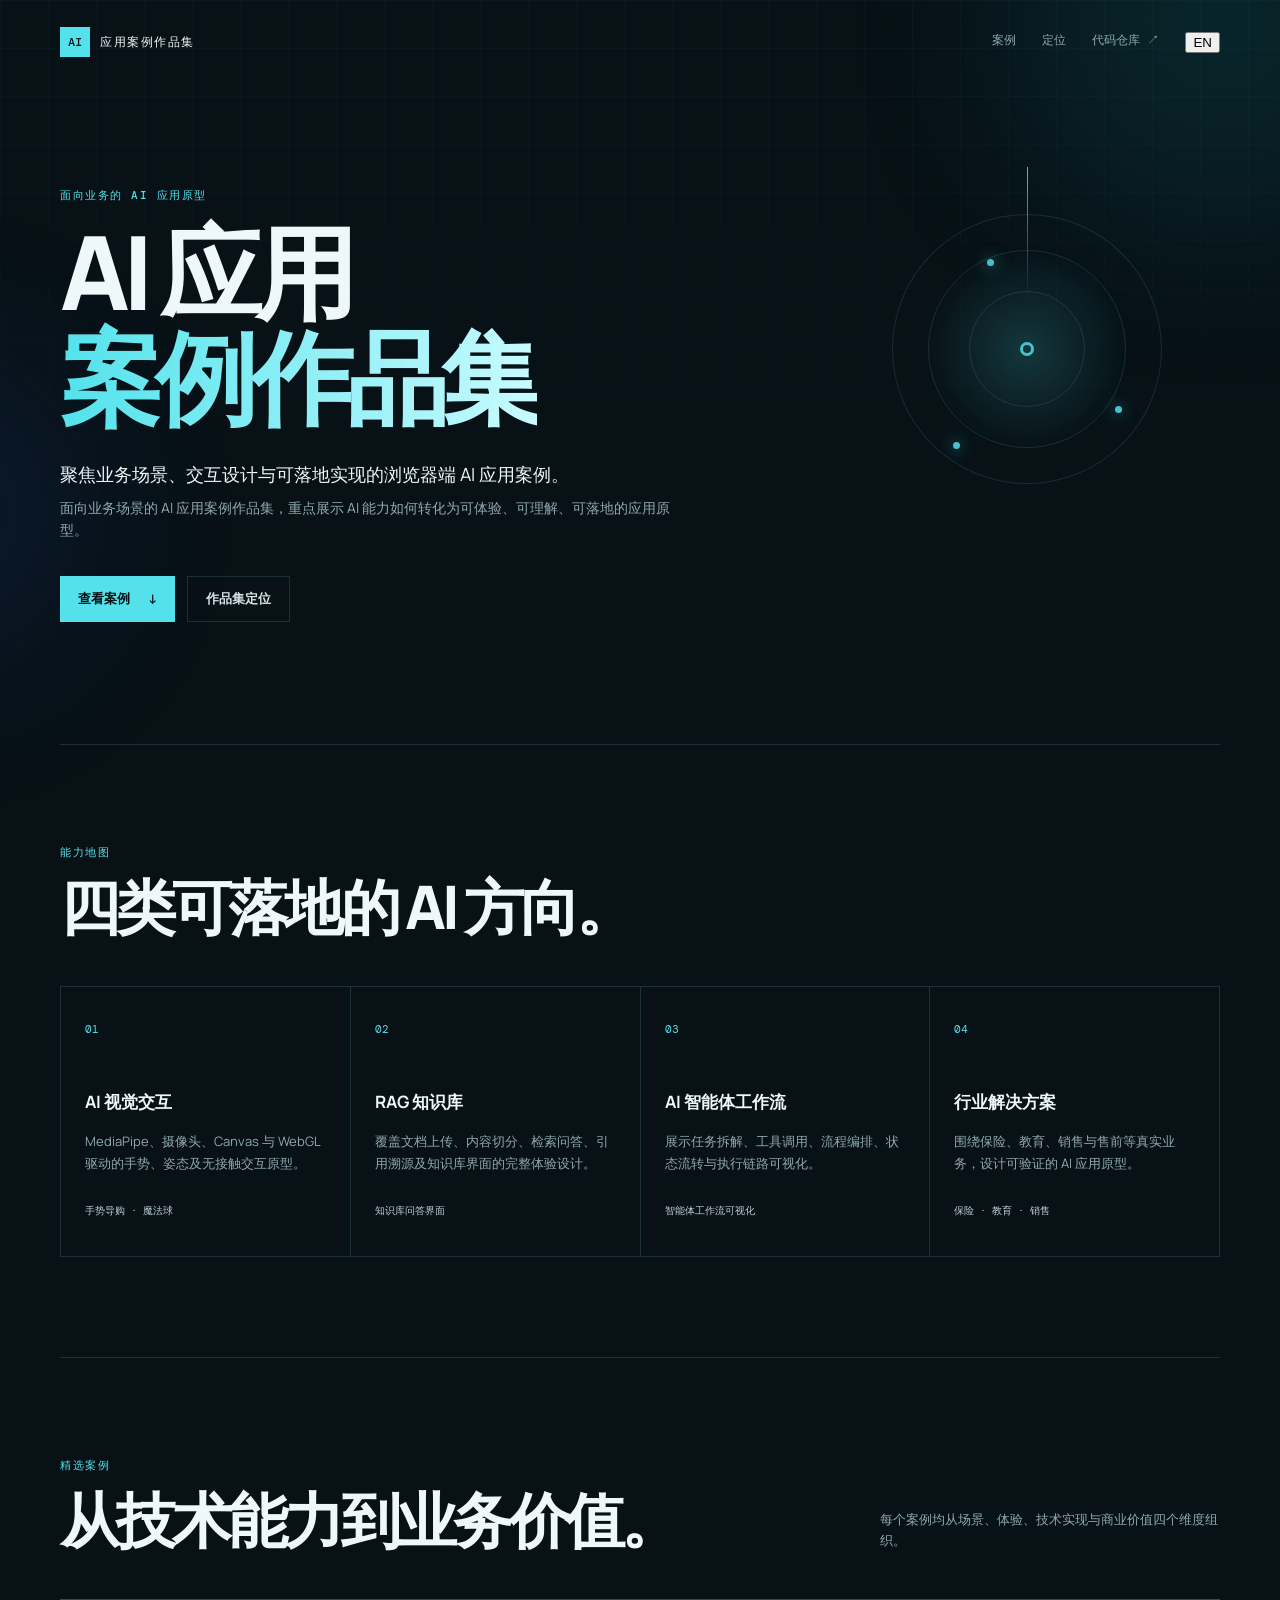
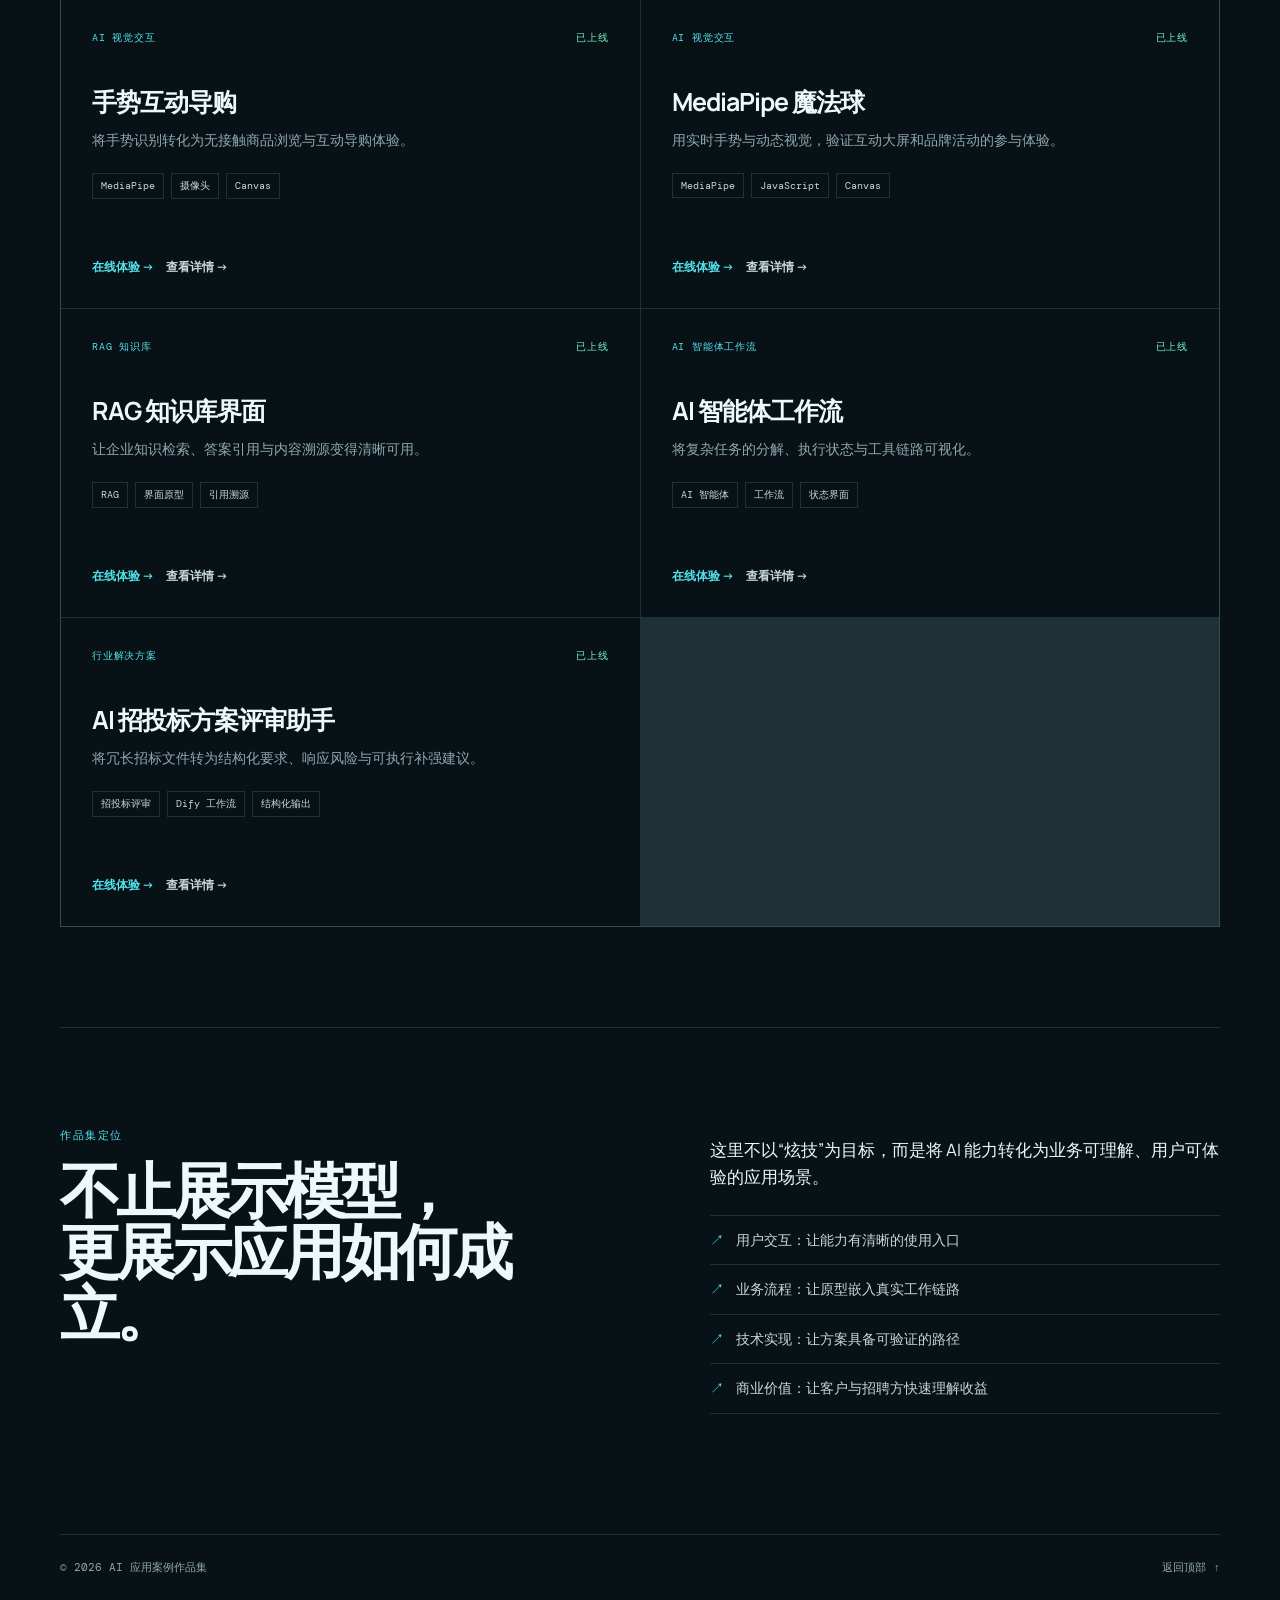
<file: index.html>
<!doctype html>
<html lang="zh-CN">
  <head>
    <meta charset="UTF-8" />
    <meta name="viewport" content="width=device-width, initial-scale=1.0" />
    <meta name="description" content="面向业务场景的 AI 应用案例作品集。" />
    <title>AI 应用案例作品集</title>
    <link rel="icon" href="favicon.svg" type="image/svg+xml" />
    <link rel="stylesheet" href="style.css" />
  </head>
  <body>
    <div class="site-glow glow-one"></div><div class="site-glow glow-two"></div>
    <header class="site-header container">
      <a class="brand" href="./" aria-label="AI 应用案例作品集首页"><span class="brand-mark">AI</span><span>应用案例作品集</span></a>
      <nav aria-label="主导航"><a href="#cases">案例</a><a href="#approach">定位</a><a href="https://github.com/AI-Application-Projects/ai-cases" target="_blank" rel="noreferrer">代码仓库 ↗</a></nav>
    </header>
    <main>
      <section class="hero container" aria-labelledby="hero-title">
        <p class="eyebrow">面向业务的 AI 应用原型</p>
        <h1 id="hero-title">AI 应用<br /><span>案例作品集</span></h1>
        <p class="hero-lead">聚焦业务场景、交互设计与可落地实现的浏览器端 AI 应用案例。</p>
        <p class="hero-cn">面向业务场景的 AI 应用案例作品集，重点展示 AI 能力如何转化为可体验、可理解、可落地的应用原型。</p>
        <div class="hero-actions"><a class="button button-primary" href="#cases">查看案例 <span>↓</span></a><a class="button button-quiet" href="#approach">作品集定位</a></div>
        <div class="signal-map" aria-hidden="true"><span></span><span></span><span></span><i></i><b></b></div>
      </section>

      <section class="container section category-section" aria-labelledby="categories-title">
        <div class="section-heading"><p class="eyebrow">能力地图</p><h2 id="categories-title">四类可落地的 AI 方向。</h2></div>
        <div class="category-grid">
          <article class="category"><span class="category-no">01</span><h3>AI 视觉交互</h3><p>MediaPipe、摄像头、Canvas 与 WebGL 驱动的手势、姿态及无接触交互原型。</p><span>手势导购 · 魔法球</span></article>
          <article class="category"><span class="category-no">02</span><h3>RAG 知识库</h3><p>覆盖文档上传、内容切分、检索问答、引用溯源及知识库界面的完整体验设计。</p><span>知识库问答界面</span></article>
          <article class="category"><span class="category-no">03</span><h3>AI 智能体工作流</h3><p>展示任务拆解、工具调用、流程编排、状态流转与执行链路可视化。</p><span>智能体工作流可视化</span></article>
          <article class="category"><span class="category-no">04</span><h3>行业解决方案</h3><p>围绕保险、教育、销售与售前等真实业务，设计可验证的 AI 应用原型。</p><span>保险 · 教育 · 销售</span></article>
        </div>
      </section>

      <section id="cases" class="container section case-section" aria-labelledby="cases-title">
        <div class="section-heading section-heading-row"><div><p class="eyebrow">精选案例</p><h2 id="cases-title">从技术能力到业务价值。</h2></div><p>每个案例均从场景、体验、技术实现与商业价值四个维度组织。</p></div>
        <div id="case-grid" class="case-grid" aria-live="polite"></div>
      </section>

      <section id="approach" class="container section approach" aria-labelledby="approach-title">
        <div><p class="eyebrow">作品集定位</p><h2 id="approach-title">不止展示模型，<br />更展示应用如何成立。</h2></div>
        <div class="approach-copy"><p>这里不以“炫技”为目标，而是将 AI 能力转化为业务可理解、用户可体验的应用场景。</p><ul><li>用户交互：让能力有清晰的使用入口</li><li>业务流程：让原型嵌入真实工作链路</li><li>技术实现：让方案具备可验证的路径</li><li>商业价值：让客户与招聘方快速理解收益</li></ul></div>
      </section>
    </main>
    <footer class="container site-footer"><span>© <span id="year"></span> AI 应用案例作品集</span><a href="#top">返回顶部 ↑</a></footer>
    <script src="i18n.js"></script><script src="main.js"></script>
  </body>
</html>
</file>
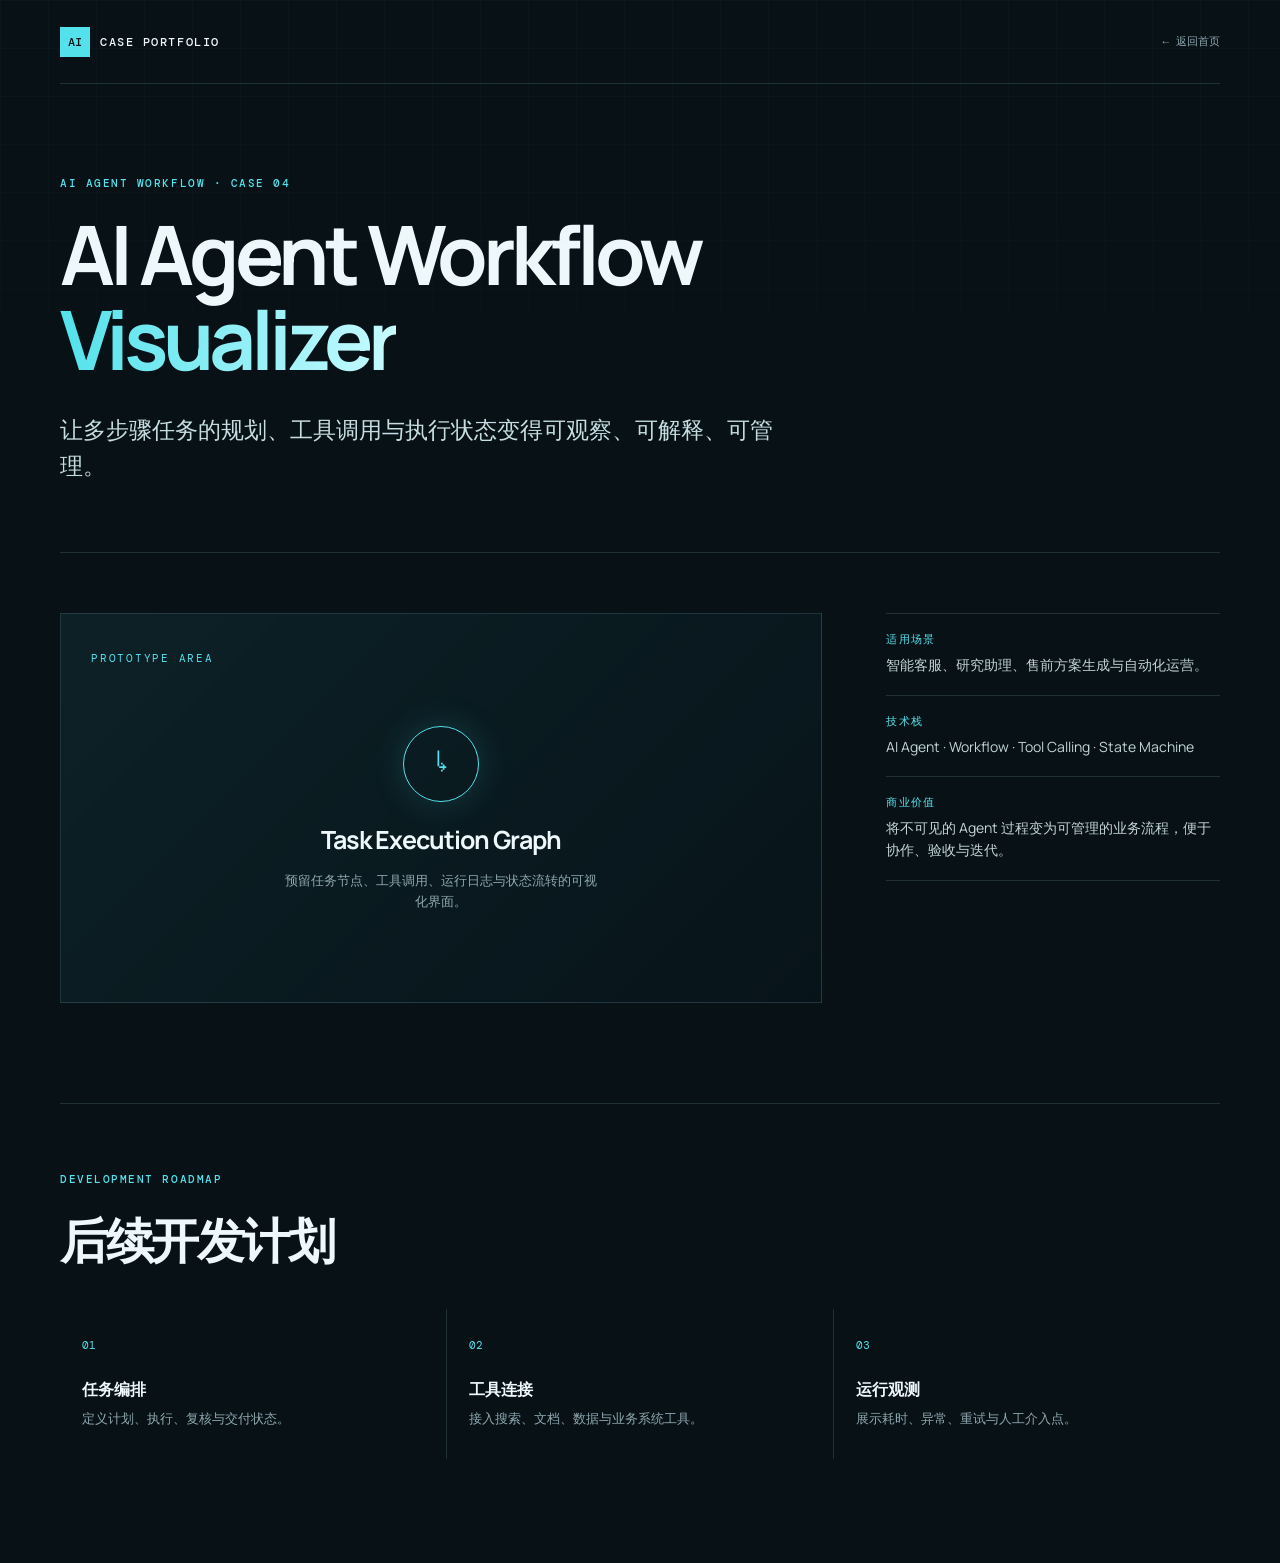
<file: cases/ai-agent-workflow/index.html>
<!doctype html><html lang="zh-CN"><head><meta charset="UTF-8"><meta name="viewport" content="width=device-width,initial-scale=1.0"><title>AI Agent Workflow | AI Case Portfolio</title><link rel="stylesheet" href="style.css"></head><body class="case-page"><header class="site-header container"><a class="brand" href="../../"><span class="brand-mark">AI</span><span>CASE PORTFOLIO</span></a><a class="back-link" href="../../">← 返回首页</a></header><main><section class="container case-hero"><p class="eyebrow">AI AGENT WORKFLOW · CASE 04</p><h1>AI Agent Workflow<br><span>Visualizer</span></h1><p class="case-value">让多步骤任务的规划、工具调用与执行状态变得可观察、可解释、可管理。</p></section><section class="container case-layout"><div class="prototype"><div class="prototype-ui"><div><div class="prototype-icon">↳</div><h2>Task Execution Graph</h2><p>预留任务节点、工具调用、运行日志与状态流转的可视化界面。</p></div></div></div><aside class="case-info"><section><h2>适用场景</h2><p>智能客服、研究助理、售前方案生成与自动化运营。</p></section><section><h2>技术栈</h2><p>AI Agent · Workflow · Tool Calling · State Machine</p></section><section><h2>商业价值</h2><p>将不可见的 Agent 过程变为可管理的业务流程，便于协作、验收与迭代。</p></section></aside></section><section class="container roadmap"><p class="eyebrow">DEVELOPMENT ROADMAP</p><h2>后续开发计划</h2><div class="roadmap-grid"><article><span>01</span><h3>任务编排</h3><p>定义计划、执行、复核与交付状态。</p></article><article><span>02</span><h3>工具连接</h3><p>接入搜索、文档、数据与业务系统工具。</p></article><article><span>03</span><h3>运行观测</h3><p>展示耗时、异常、重试与人工介入点。</p></article></div></section></main><script src="main.js"></script></body></html>
</file>
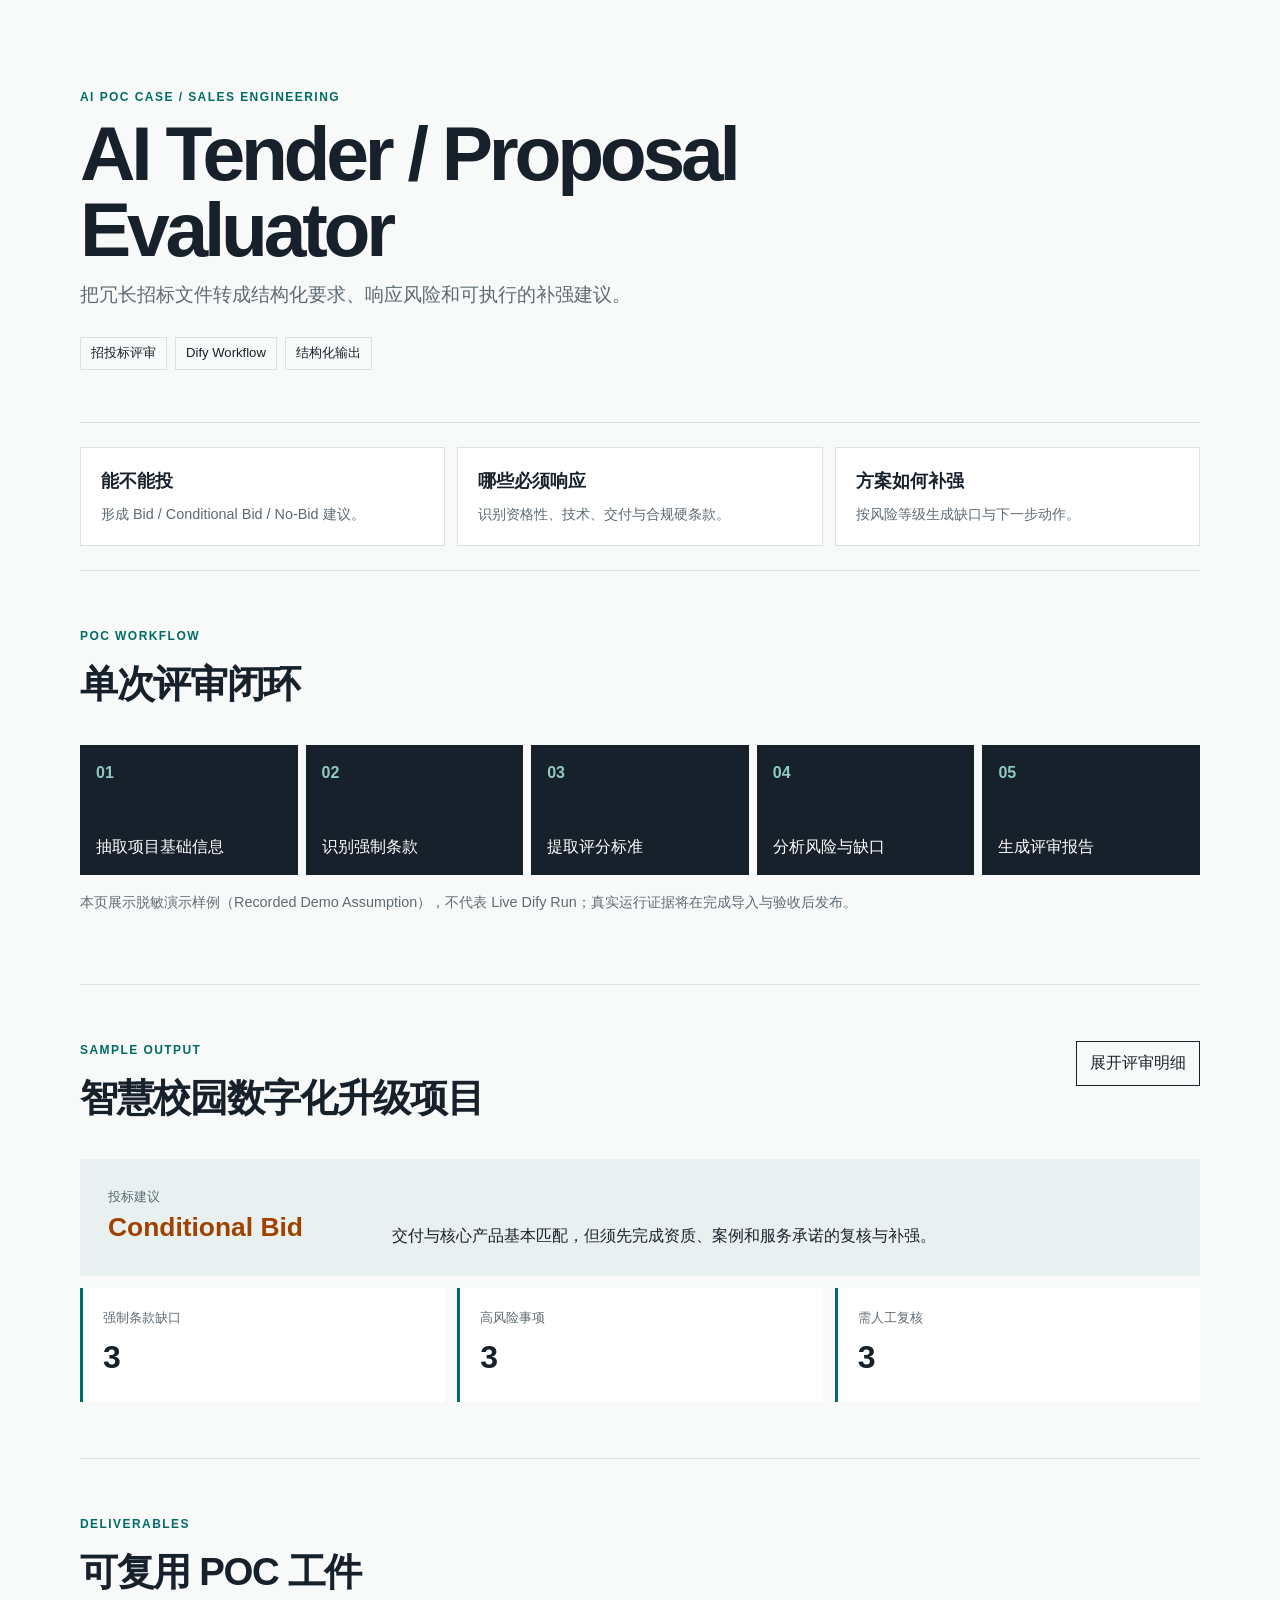
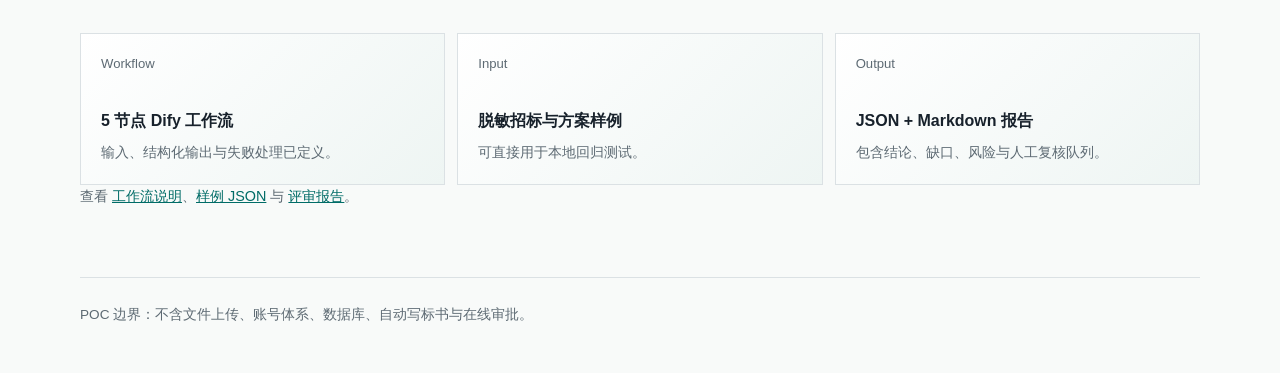
<file: cases/ai-tender-evaluator/index.html>
<!doctype html>
<html lang="zh-CN">
  <head>
    <meta charset="utf-8">
    <meta name="viewport" content="width=device-width, initial-scale=1">
    <meta name="description" content="AI Tender / Proposal Evaluator：招投标文件解读与方案响应风险评估助手。">
    <title>AI Tender / Proposal Evaluator</title>
    <link rel="icon" href="assets/favicon.svg" type="image/svg+xml">
    <link rel="stylesheet" href="style.css">
  </head>
  <body>
    <main class="page">
      <a class="skip-link" href="#case-output">跳至案例结果</a>
      <header class="hero">
        <p class="eyebrow">AI POC CASE / SALES ENGINEERING</p>
        <h1>AI Tender / Proposal Evaluator</h1>
        <p class="lede">把冗长招标文件转成结构化要求、响应风险和可执行的补强建议。</p>
        <div class="tags" aria-label="案例标签"><span>招投标评审</span><span>Dify Workflow</span><span>结构化输出</span></div>
      </header>

      <section class="value-grid" aria-label="业务产出">
        <article><strong>能不能投</strong><p>形成 Bid / Conditional Bid / No-Bid 建议。</p></article>
        <article><strong>哪些必须响应</strong><p>识别资格性、技术、交付与合规硬条款。</p></article>
        <article><strong>方案如何补强</strong><p>按风险等级生成缺口与下一步动作。</p></article>
      </section>

      <section class="workflow section" aria-labelledby="workflow-title">
        <div><p class="eyebrow">POC WORKFLOW</p><h2 id="workflow-title">单次评审闭环</h2></div>
        <ol>
          <li><b>01</b><span>抽取项目基础信息</span></li><li><b>02</b><span>识别强制条款</span></li><li><b>03</b><span>提取评分标准</span></li><li><b>04</b><span>分析风险与缺口</span></li><li><b>05</b><span>生成评审报告</span></li>
        </ol>
        <p class="note">本页展示脱敏演示样例（Recorded Demo Assumption），不代表 Live Dify Run；真实运行证据将在完成导入与验收后发布。</p>
      </section>

      <section id="case-output" class="section result" aria-labelledby="result-title">
        <div class="section-head"><div><p class="eyebrow">SAMPLE OUTPUT</p><h2 id="result-title">智慧校园数字化升级项目</h2></div><button id="toggle-details" type="button" aria-expanded="false" aria-controls="details">展开评审明细</button></div>
        <div class="decision"><div><span>投标建议</span><strong id="decision">Conditional Bid</strong></div><p id="rationale">交付与核心产品基本匹配，但须先完成资质、案例和服务承诺的复核与补强。</p></div>
        <div class="metrics" aria-label="风险摘要"><article><span>强制条款缺口</span><strong id="mandatory-gaps">3</strong></article><article><span>高风险事项</span><strong id="high-risks">3</strong></article><article><span>需人工复核</span><strong id="review-queue">3</strong></article></div>
        <div id="details" hidden>
          <h3>关键缺口与建议动作</h3>
          <div id="risk-list" class="risk-list"></div>
        </div>
      </section>

      <section class="section deliverables" aria-labelledby="deliverables-title">
        <div><p class="eyebrow">DELIVERABLES</p><h2 id="deliverables-title">可复用 POC 工件</h2></div>
        <div class="asset-grid">
          <article class="asset placeholder"><span>Workflow</span><strong>5 节点 Dify 工作流</strong><p>输入、结构化输出与失败处理已定义。</p></article>
          <article class="asset placeholder"><span>Input</span><strong>脱敏招标与方案样例</strong><p>可直接用于本地回归测试。</p></article>
          <article class="asset placeholder"><span>Output</span><strong>JSON + Markdown 报告</strong><p>包含结论、缺口、风险与人工复核队列。</p></article>
        </div>
        <p class="note">查看 <a href="poc/workflow-spec.md">工作流说明</a>、<a href="poc/outputs/sample-output.json">样例 JSON</a> 与 <a href="poc/outputs/review-report.md">评审报告</a>。</p>
      </section>

      <footer>POC 边界：不含文件上传、账号体系、数据库、自动写标书与在线审批。</footer>
    </main>
    <script src="main.js"></script>
  </body>
</html>
</file>
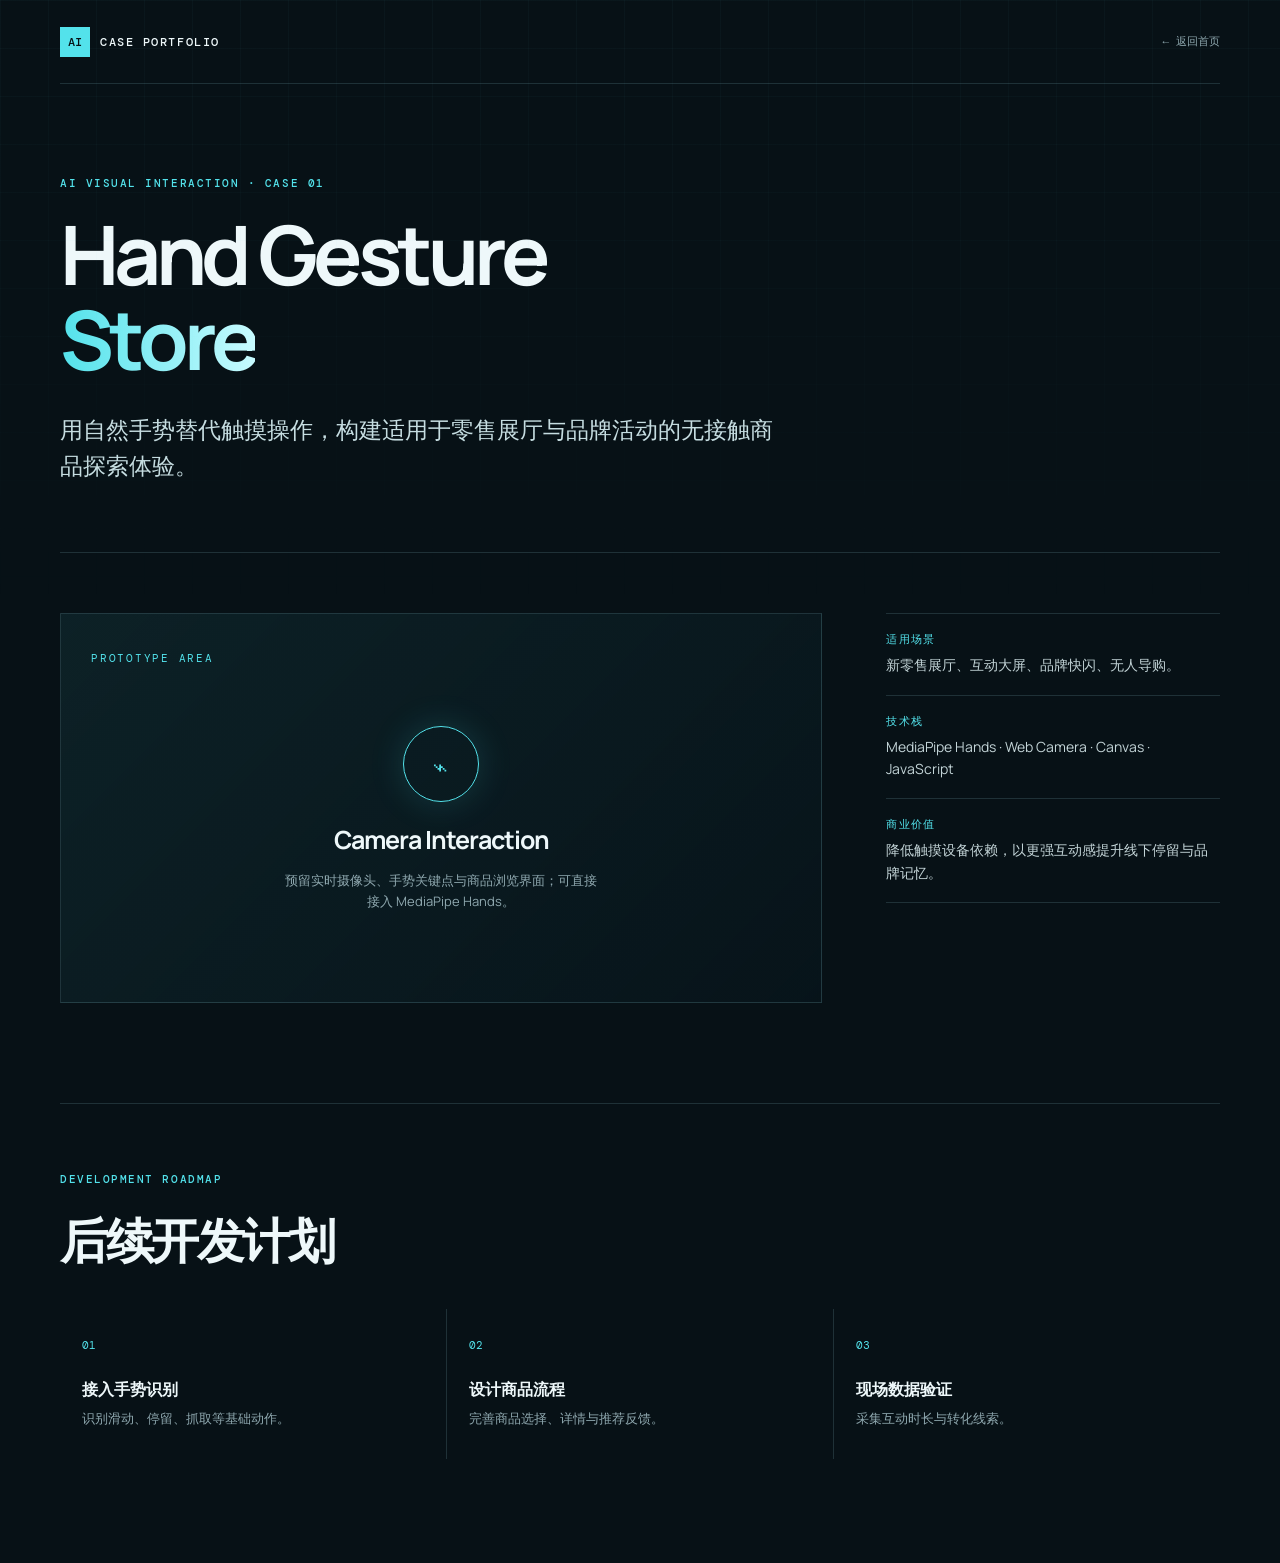
<file: cases/hand-gesture-store/index.html>
<!doctype html><html lang="zh-CN"><head><meta charset="UTF-8"><meta name="viewport" content="width=device-width,initial-scale=1.0"><title>Hand Gesture Store | AI Case Portfolio</title><link rel="stylesheet" href="style.css"></head><body class="case-page"><header class="site-header container"><a class="brand" href="../../"><span class="brand-mark">AI</span><span>CASE PORTFOLIO</span></a><a class="back-link" href="../../">← 返回首页</a></header><main><section class="container case-hero"><p class="eyebrow">AI VISUAL INTERACTION · CASE 01</p><h1>Hand Gesture<br><span>Store</span></h1><p class="case-value">用自然手势替代触摸操作，构建适用于零售展厅与品牌活动的无接触商品探索体验。</p></section><section class="container case-layout"><div class="prototype"><div class="prototype-ui"><div><div class="prototype-icon">⌁</div><h2>Camera Interaction</h2><p>预留实时摄像头、手势关键点与商品浏览界面；可直接接入 MediaPipe Hands。</p></div></div></div><aside class="case-info"><section><h2>适用场景</h2><p>新零售展厅、互动大屏、品牌快闪、无人导购。</p></section><section><h2>技术栈</h2><p>MediaPipe Hands · Web Camera · Canvas · JavaScript</p></section><section><h2>商业价值</h2><p>降低触摸设备依赖，以更强互动感提升线下停留与品牌记忆。</p></section></aside></section><section class="container roadmap"><p class="eyebrow">DEVELOPMENT ROADMAP</p><h2>后续开发计划</h2><div class="roadmap-grid"><article><span>01</span><h3>接入手势识别</h3><p>识别滑动、停留、抓取等基础动作。</p></article><article><span>02</span><h3>设计商品流程</h3><p>完善商品选择、详情与推荐反馈。</p></article><article><span>03</span><h3>现场数据验证</h3><p>采集互动时长与转化线索。</p></article></div></section></main><script src="main.js"></script></body></html>
</file>
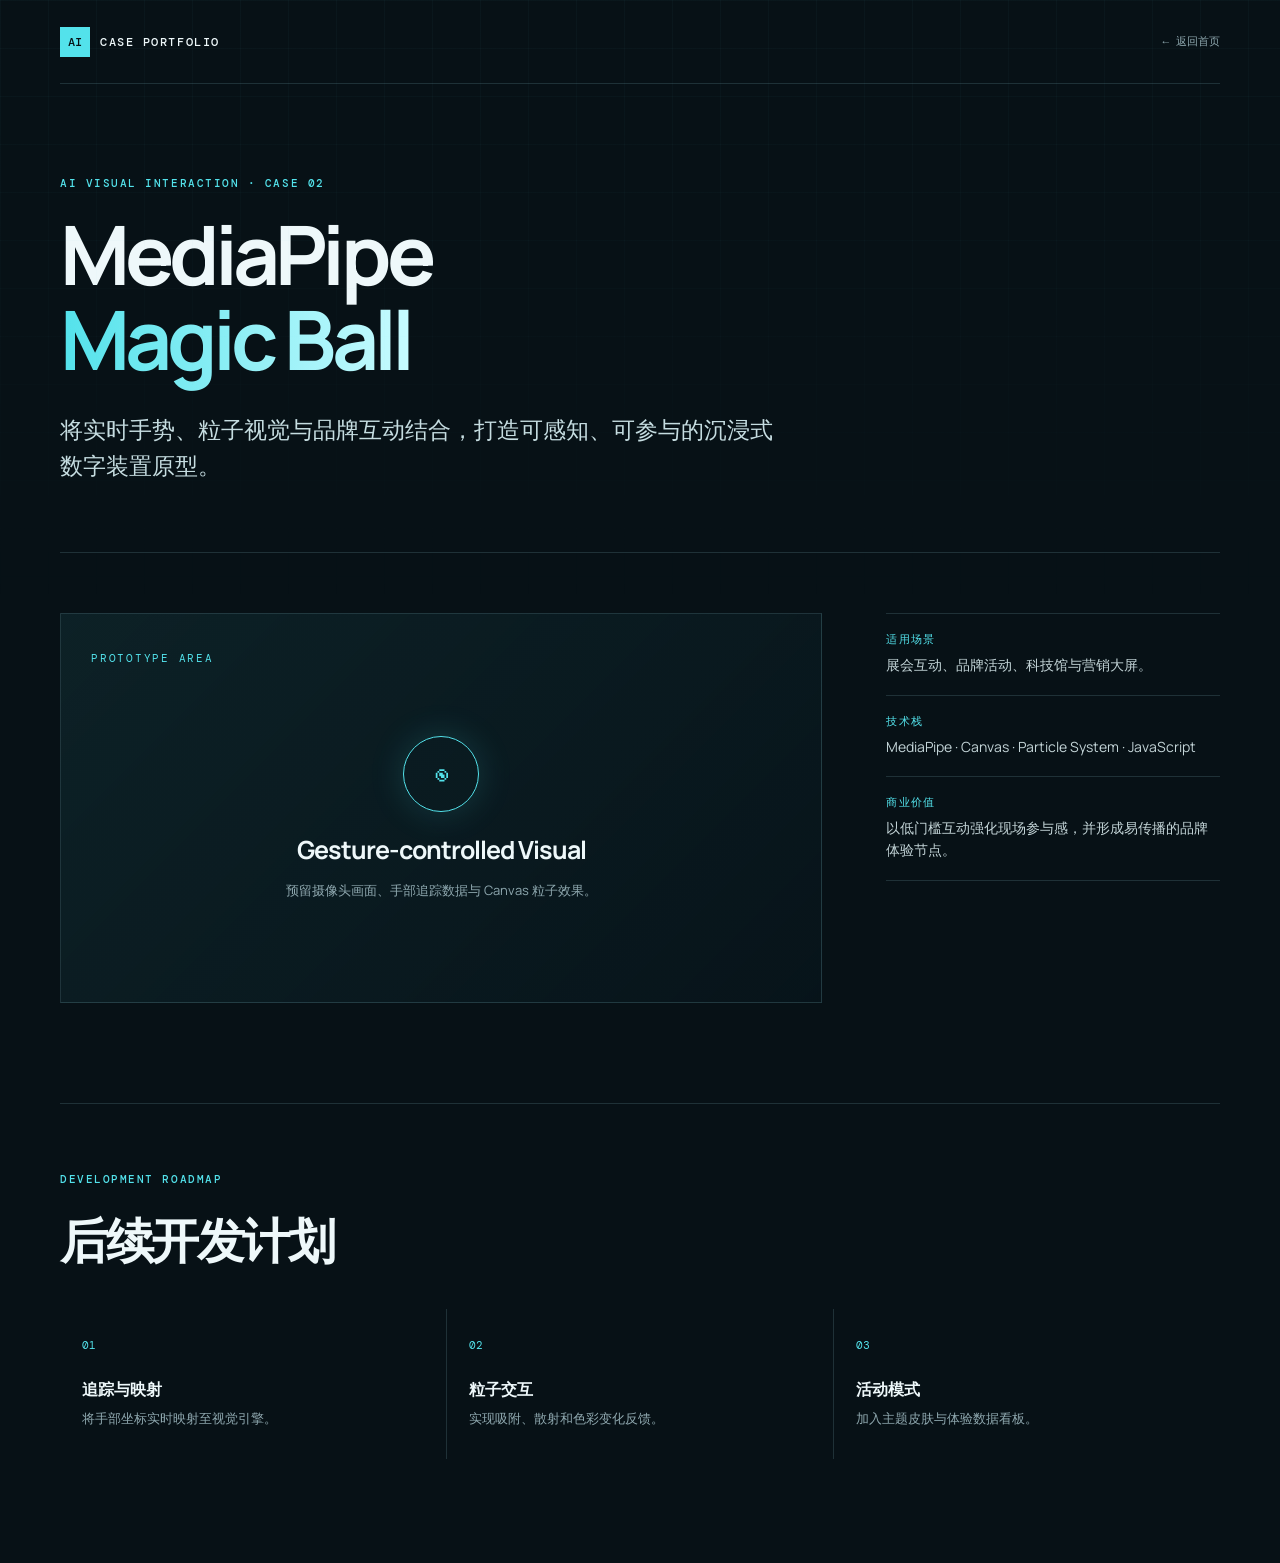
<file: cases/mediapipe-magic-ball/index.html>
<!doctype html><html lang="zh-CN"><head><meta charset="UTF-8"><meta name="viewport" content="width=device-width,initial-scale=1.0"><title>MediaPipe Magic Ball | AI Case Portfolio</title><link rel="stylesheet" href="style.css"></head><body class="case-page"><header class="site-header container"><a class="brand" href="../../"><span class="brand-mark">AI</span><span>CASE PORTFOLIO</span></a><a class="back-link" href="../../">← 返回首页</a></header><main><section class="container case-hero"><p class="eyebrow">AI VISUAL INTERACTION · CASE 02</p><h1>MediaPipe<br><span>Magic Ball</span></h1><p class="case-value">将实时手势、粒子视觉与品牌互动结合，打造可感知、可参与的沉浸式数字装置原型。</p></section><section class="container case-layout"><div class="prototype"><div class="prototype-ui"><div><div class="prototype-icon">◉</div><h2>Gesture-controlled Visual</h2><p>预留摄像头画面、手部追踪数据与 Canvas 粒子效果。</p></div></div></div><aside class="case-info"><section><h2>适用场景</h2><p>展会互动、品牌活动、科技馆与营销大屏。</p></section><section><h2>技术栈</h2><p>MediaPipe · Canvas · Particle System · JavaScript</p></section><section><h2>商业价值</h2><p>以低门槛互动强化现场参与感，并形成易传播的品牌体验节点。</p></section></aside></section><section class="container roadmap"><p class="eyebrow">DEVELOPMENT ROADMAP</p><h2>后续开发计划</h2><div class="roadmap-grid"><article><span>01</span><h3>追踪与映射</h3><p>将手部坐标实时映射至视觉引擎。</p></article><article><span>02</span><h3>粒子交互</h3><p>实现吸附、散射和色彩变化反馈。</p></article><article><span>03</span><h3>活动模式</h3><p>加入主题皮肤与体验数据看板。</p></article></div></section></main><script src="main.js"></script></body></html>
</file>
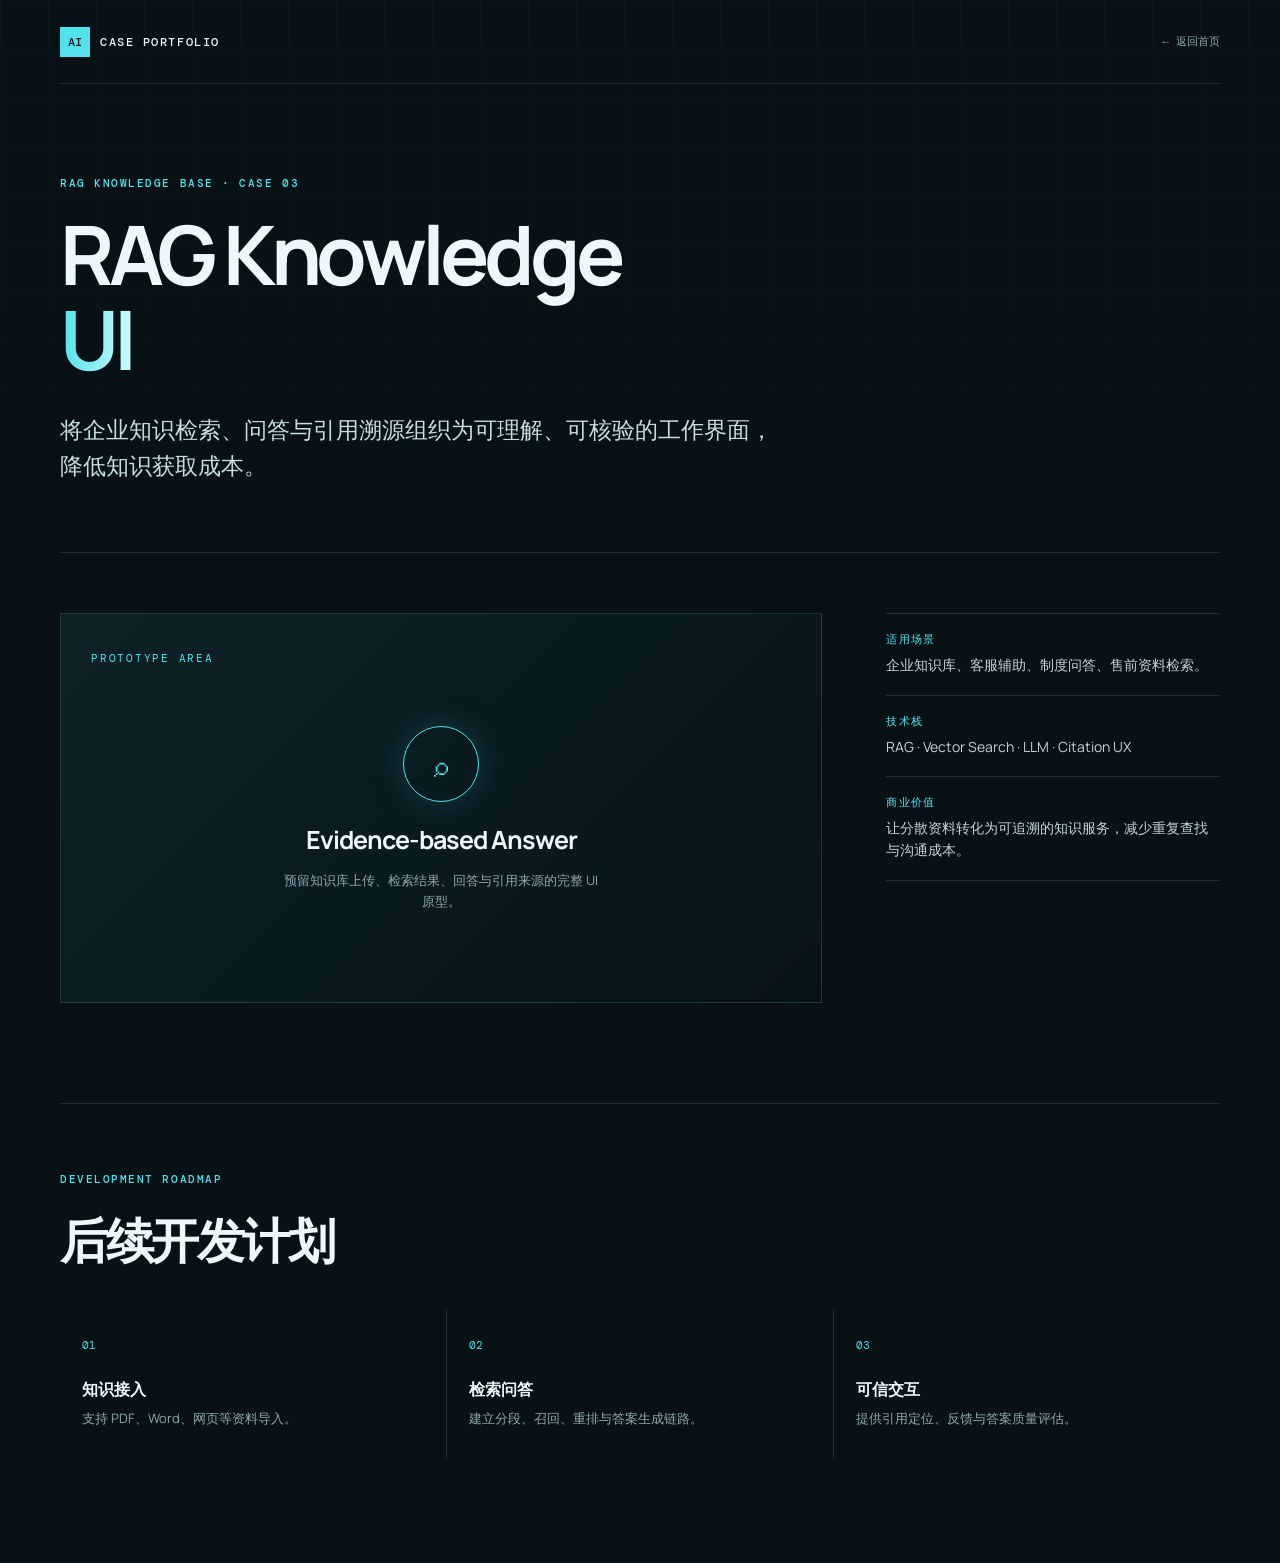
<file: cases/rag-knowledge-ui/index.html>
<!doctype html><html lang="zh-CN"><head><meta charset="UTF-8"><meta name="viewport" content="width=device-width,initial-scale=1.0"><title>RAG Knowledge UI | AI Case Portfolio</title><link rel="stylesheet" href="style.css"></head><body class="case-page"><header class="site-header container"><a class="brand" href="../../"><span class="brand-mark">AI</span><span>CASE PORTFOLIO</span></a><a class="back-link" href="../../">← 返回首页</a></header><main><section class="container case-hero"><p class="eyebrow">RAG KNOWLEDGE BASE · CASE 03</p><h1>RAG Knowledge<br><span>UI</span></h1><p class="case-value">将企业知识检索、问答与引用溯源组织为可理解、可核验的工作界面，降低知识获取成本。</p></section><section class="container case-layout"><div class="prototype"><div class="prototype-ui"><div><div class="prototype-icon">⌕</div><h2>Evidence-based Answer</h2><p>预留知识库上传、检索结果、回答与引用来源的完整 UI 原型。</p></div></div></div><aside class="case-info"><section><h2>适用场景</h2><p>企业知识库、客服辅助、制度问答、售前资料检索。</p></section><section><h2>技术栈</h2><p>RAG · Vector Search · LLM · Citation UX</p></section><section><h2>商业价值</h2><p>让分散资料转化为可追溯的知识服务，减少重复查找与沟通成本。</p></section></aside></section><section class="container roadmap"><p class="eyebrow">DEVELOPMENT ROADMAP</p><h2>后续开发计划</h2><div class="roadmap-grid"><article><span>01</span><h3>知识接入</h3><p>支持 PDF、Word、网页等资料导入。</p></article><article><span>02</span><h3>检索问答</h3><p>建立分段、召回、重排与答案生成链路。</p></article><article><span>03</span><h3>可信交互</h3><p>提供引用定位、反馈与答案质量评估。</p></article></div></section></main><script src="main.js"></script></body></html>
</file>
<file: style.css>
@import url('https://fonts.googleapis.com/css2?family=DM+Mono:wght@400;500&family=Manrope:wght@400;500;600;700;800&display=swap');
:root{--bg:#071116;--surface:#0c1a20;--line:rgba(157,219,229,.16);--text:#eef8fa;--muted:#8fa8af;--accent:#53e2eb;--accent-2:#629fff;--max:1160px}*{box-sizing:border-box}html{scroll-behavior:smooth}body{margin:0;background:var(--bg);color:var(--text);font-family:Manrope,Arial,sans-serif;line-height:1.6;overflow-x:hidden}body:before{content:"";position:fixed;inset:0;pointer-events:none;background-image:linear-gradient(rgba(110,205,220,.035) 1px,transparent 1px),linear-gradient(90deg,rgba(110,205,220,.035) 1px,transparent 1px);background-size:48px 48px;mask-image:linear-gradient(to bottom,#000,transparent 70%)}a{color:inherit;text-decoration:none}.container{width:min(calc(100% - 48px),var(--max));margin:0 auto}.site-header{height:84px;display:flex;justify-content:space-between;align-items:center;position:relative;z-index:2}.brand{font:500 12px 'DM Mono',monospace;letter-spacing:.13em;display:flex;align-items:center;gap:10px}.brand-mark{display:grid;place-items:center;width:30px;height:30px;background:var(--accent);color:#061114;font-weight:500;letter-spacing:0}.site-header nav{display:flex;gap:26px;font:12px 'DM Mono',monospace;color:var(--muted)}.site-header nav a:hover,.site-footer a:hover{color:var(--accent)}.hero{position:relative;padding:104px 0 118px;min-height:660px}.eyebrow{margin:0 0 16px;color:var(--accent);font:500 11px 'DM Mono',monospace;letter-spacing:.14em}.hero h1,.section h2{margin:0;font-weight:800;letter-spacing:-.065em;line-height:1.03}.hero h1{font-size:clamp(50px,8vw,104px);max-width:840px}.hero h1 span{color:transparent;background:linear-gradient(90deg,var(--accent),#c7fbff);background-clip:text}.hero-lead{max-width:590px;margin:30px 0 8px;font-size:18px}.hero-cn{max-width:620px;margin:0;color:var(--muted);font-size:14px}.hero-actions{display:flex;gap:12px;margin-top:34px}.button{display:inline-flex;align-items:center;justify-content:center;gap:18px;min-height:46px;padding:0 18px;font-size:13px;font-weight:700;transition:transform .2s,background .2s}.button:hover{transform:translateY(-2px)}.button-primary{background:var(--accent);color:#071116}.button-quiet{border:1px solid var(--line);color:#d4e4e7}.signal-map{position:absolute;right:5%;top:130px;width:270px;height:270px;border:1px solid var(--line);border-radius:50%;opacity:.85;background:radial-gradient(circle,rgba(83,226,235,.22),transparent 55%);animation:drift 8s ease-in-out infinite}.signal-map:before,.signal-map:after{content:"";position:absolute;border:1px solid var(--line);border-radius:50%;inset:35px}.signal-map:after{inset:76px}.signal-map span{position:absolute;width:7px;height:7px;border-radius:50%;background:var(--accent);box-shadow:0 0 16px var(--accent)}.signal-map span:nth-child(1){top:44px;left:94px}.signal-map span:nth-child(2){right:39px;bottom:70px}.signal-map span:nth-child(3){bottom:34px;left:60px}.signal-map i{position:absolute;width:1px;height:130px;background:linear-gradient(var(--accent),transparent);left:50%;top:-48px}.signal-map b{position:absolute;width:14px;height:14px;left:calc(50% - 7px);top:calc(50% - 7px);border:3px solid var(--accent);border-radius:50%}.site-glow{position:fixed;border-radius:50%;pointer-events:none;filter:blur(90px);opacity:.18}.glow-one{width:420px;height:420px;background:#167986;top:-190px;right:-150px}.glow-two{width:300px;height:300px;background:#2349a8;top:40%;left:-220px}.section{padding:100px 0;border-top:1px solid var(--line);position:relative}.section h2{font-size:clamp(34px,4.7vw,60px)}.category-grid{display:grid;grid-template-columns:repeat(4,1fr);margin-top:48px;border-top:1px solid var(--line);border-left:1px solid var(--line)}.category{min-height:270px;padding:28px 24px;border-right:1px solid var(--line);border-bottom:1px solid var(--line);transition:background .25s}.category:hover{background:rgba(83,226,235,.055)}.category-no{font:11px 'DM Mono',monospace;color:var(--accent)}.category h3{margin:48px 0 14px;font-size:17px}.category p{color:var(--muted);font-size:13px;line-height:1.7;margin:0 0 22px}.category>span:last-child{font:10px 'DM Mono',monospace;color:#bfd1d5}.section-heading-row{display:flex;justify-content:space-between;align-items:end;gap:40px}.section-heading-row>p{max-width:340px;margin:0;color:var(--muted);font-size:13px}.case-grid{margin-top:48px;display:grid;grid-template-columns:repeat(2,1fr);gap:1px;background:var(--line);border:1px solid var(--line)}.case-card{padding:31px;background:var(--bg);min-height:308px;display:flex;flex-direction:column;position:relative;transition:background .2s}.case-card:hover{background:#0b1a20}.case-top{display:flex;justify-content:space-between;gap:12px;align-items:start}.case-category,.status{font:10px 'DM Mono',monospace;letter-spacing:.08em}.case-category{color:var(--accent)}.status{color:#b6c7ca}.status.available{color:#75f5c0}.case-card h3{font-size:25px;line-height:1.2;letter-spacing:-.04em;margin:42px 0 12px;max-width:400px}.case-card p{font-size:14px;color:var(--muted);margin:0}.tags{display:flex;flex-wrap:wrap;gap:7px;margin:22px 0}.tag{font:10px 'DM Mono',monospace;border:1px solid var(--line);padding:5px 8px;color:#c6dadd}.case-actions{display:flex;gap:12px;margin-top:auto}.case-actions a{font-size:12px;font-weight:700;color:var(--accent)}.case-actions a:last-child{color:#c7d9dc}.approach{display:grid;grid-template-columns:1fr 1fr;gap:12%;padding-bottom:120px}.approach-copy{padding-top:8px}.approach-copy p{margin:0 0 25px;font-size:17px}.approach-copy ul{list-style:none;margin:0;padding:0;border-top:1px solid var(--line)}.approach-copy li{padding:13px 0;border-bottom:1px solid var(--line);font-size:14px;color:#c8d8da}.approach-copy li:before{content:'↗';color:var(--accent);margin-right:12px}.approach-copy .muted{color:var(--muted);font-size:13px;margin-top:26px}.site-footer{border-top:1px solid var(--line);padding:25px 0 40px;display:flex;justify-content:space-between;color:var(--muted);font:11px 'DM Mono',monospace}@keyframes drift{50%{transform:translateY(14px) rotate(8deg)}}@media(max-width:760px){.container{width:min(calc(100% - 32px),var(--max))}.site-header{height:70px}.site-header nav{gap:14px;font-size:10px}.hero{min-height:610px;padding:85px 0}.signal-map{width:190px;height:190px;top:260px;right:0;opacity:.38}.hero-lead{font-size:16px}.category-grid,.case-grid{grid-template-columns:1fr}.category{min-height:auto}.category h3{margin-top:28px}.section{padding:68px 0}.section-heading-row,.approach{display:block}.section-heading-row>p{margin-top:18px}.case-card{min-height:285px}.approach-copy{margin-top:34px}.site-footer{gap:18px;line-height:1.5}}
</file>
<file: cases/ai-agent-workflow/style.css>
@import url('../../case-base.css');
</file>
<file: cases/ai-tender-evaluator/style.css>
:root { --ink:#17212b; --muted:#5d6a73; --line:#dbe1e4; --paper:#f8faf9; --accent:#006c67; --warning:#a14100; --soft:#e8f1ef; }
* { box-sizing:border-box; }
body { margin:0; color:var(--ink); background:var(--paper); font-family:Inter, "PingFang SC", "Microsoft YaHei", sans-serif; line-height:1.55; }
.page { width:min(1120px, calc(100% - 32px)); margin:auto; }
.hero { padding:88px 0 52px; border-bottom:1px solid var(--line); }
.eyebrow { margin:0 0 8px; color:var(--accent); font-size:.75rem; font-weight:800; letter-spacing:.12em; }
h1,h2,h3,p { margin-top:0; } h1 { max-width:760px; margin-bottom:12px; font-size:clamp(2.4rem, 6vw, 5.2rem); letter-spacing:-.055em; line-height:1; } h2 { font-size:clamp(1.55rem, 3vw, 2.4rem); letter-spacing:-.035em; }
.lede { max-width:620px; color:var(--muted); font-size:1.18rem; }.tags { display:flex; flex-wrap:wrap; gap:8px; margin-top:28px; }.tags span { border:1px solid var(--line); padding:5px 10px; font-size:.82rem; }
.value-grid,.metrics,.asset-grid { display:grid; grid-template-columns:repeat(3,1fr); gap:12px; }.value-grid { padding:24px 0; border-bottom:1px solid var(--line); }.value-grid article,.asset { background:#fff; padding:20px; border:1px solid var(--line); }.value-grid strong { font-size:1.1rem; }.value-grid p,.asset p { margin:8px 0 0; color:var(--muted); font-size:.9rem; }
.section { padding:56px 0; border-bottom:1px solid var(--line); }.workflow ol { display:grid; grid-template-columns:repeat(5,1fr); gap:8px; padding:0; list-style:none; }.workflow li { min-height:130px; padding:16px; background:var(--ink); color:#fff; display:flex; flex-direction:column; justify-content:space-between; }.workflow b { color:#8fc9c3; }.note { color:var(--muted); font-size:.9rem; }.section-head { display:flex; gap:20px; align-items:flex-start; justify-content:space-between; }.section-head button { cursor:pointer; border:1px solid var(--ink); background:transparent; padding:9px 13px; font:inherit; color:var(--ink); }.section-head button:hover,.section-head button:focus-visible { background:var(--ink); color:#fff; }
.decision { display:grid; grid-template-columns:260px 1fr; gap:24px; padding:28px; background:var(--soft); }.decision span,.metrics span,.asset span { display:block; color:var(--muted); font-size:.82rem; }.decision strong { color:var(--warning); font-size:1.65rem; }.decision p { margin:0; align-self:end; }.metrics { margin-top:12px; }.metrics article { padding:20px; background:#fff; border-left:3px solid var(--accent); }.metrics strong { display:block; margin-top:4px; font-size:2rem; }.risk-list { display:grid; gap:8px; }.risk { display:grid; grid-template-columns:110px 1fr; gap:16px; padding:15px; border:1px solid var(--line); background:#fff; }.risk b { color:var(--warning); }.asset-grid { margin-top:16px; }.placeholder { min-height:150px; background:linear-gradient(135deg,#fff 0%,#eef5f3 100%); }.asset strong { display:block; margin-top:34px; } a { color:var(--accent); } footer { padding:26px 0 48px; color:var(--muted); font-size:.85rem; }.skip-link { position:absolute; left:-999px; }.skip-link:focus { left:16px; top:16px; background:#fff; padding:8px; z-index:1; }
@media (max-width:760px) { .hero { padding-top:52px; }.value-grid,.metrics,.asset-grid { grid-template-columns:1fr; }.workflow ol { grid-template-columns:1fr; }.workflow li { min-height:74px; }.section-head,.decision,.risk { grid-template-columns:1fr; display:grid; }.section-head button { justify-self:start; }.decision { gap:12px; } }
</file>
<file: cases/hand-gesture-store/style.css>
@import url('../../case-base.css');
</file>
<file: cases/mediapipe-magic-ball/style.css>
@import url('../../case-base.css');
</file>
<file: cases/rag-knowledge-ui/style.css>
@import url('../../case-base.css');
</file>
